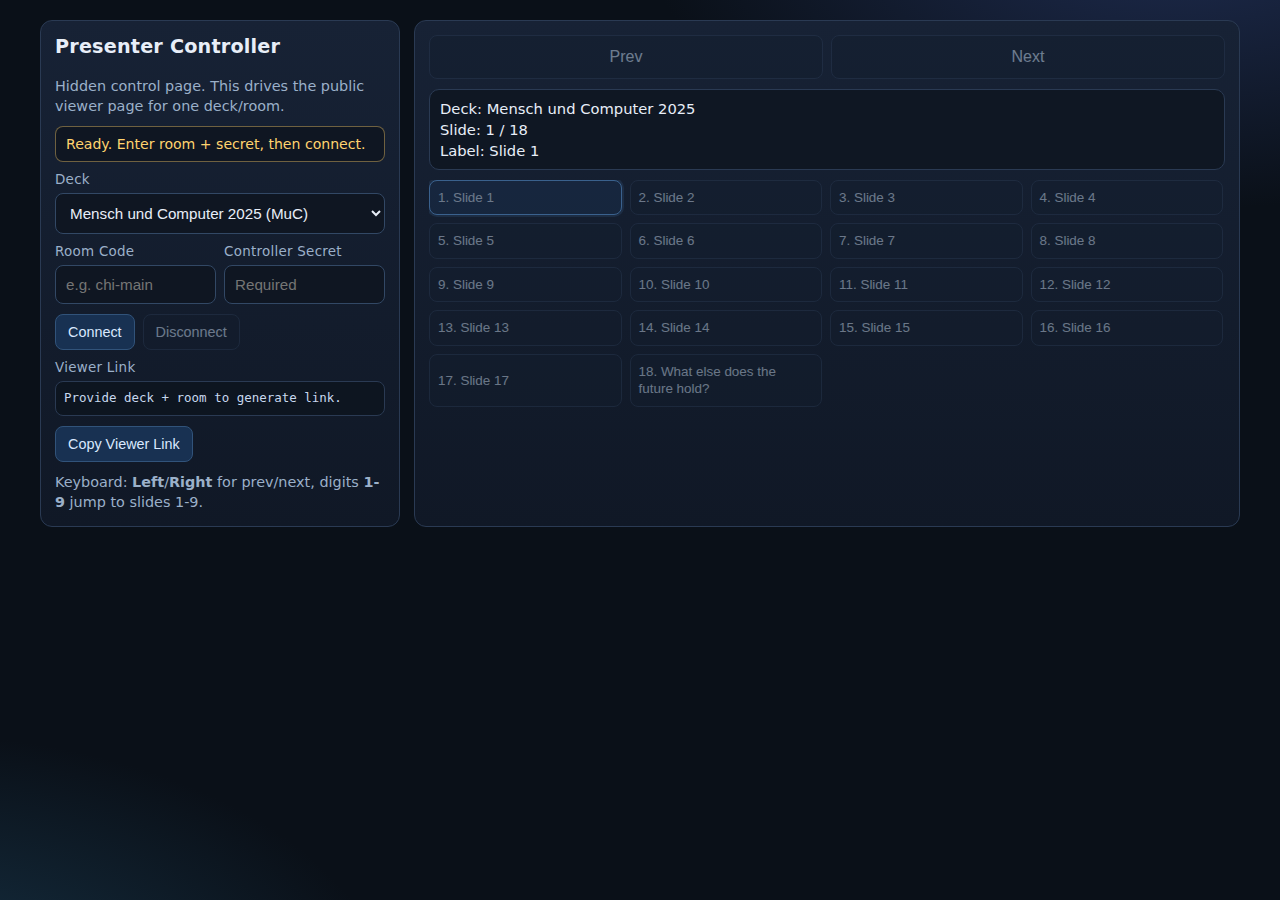
<file: control/index.html>
<!DOCTYPE html>
<html lang="en">
<head>
  <meta charset="UTF-8">
  <meta name="viewport" content="width=device-width, initial-scale=1.0">
  <title>Controller Redirect</title>
</head>
<body>
  <script>
    (function () {
      "use strict";
      const target = "/presentations/controller/" + window.location.search + window.location.hash;
      window.location.replace(target);
    })();
  </script>
  Redirecting to presenter controller...
</body>
</html>
</file>
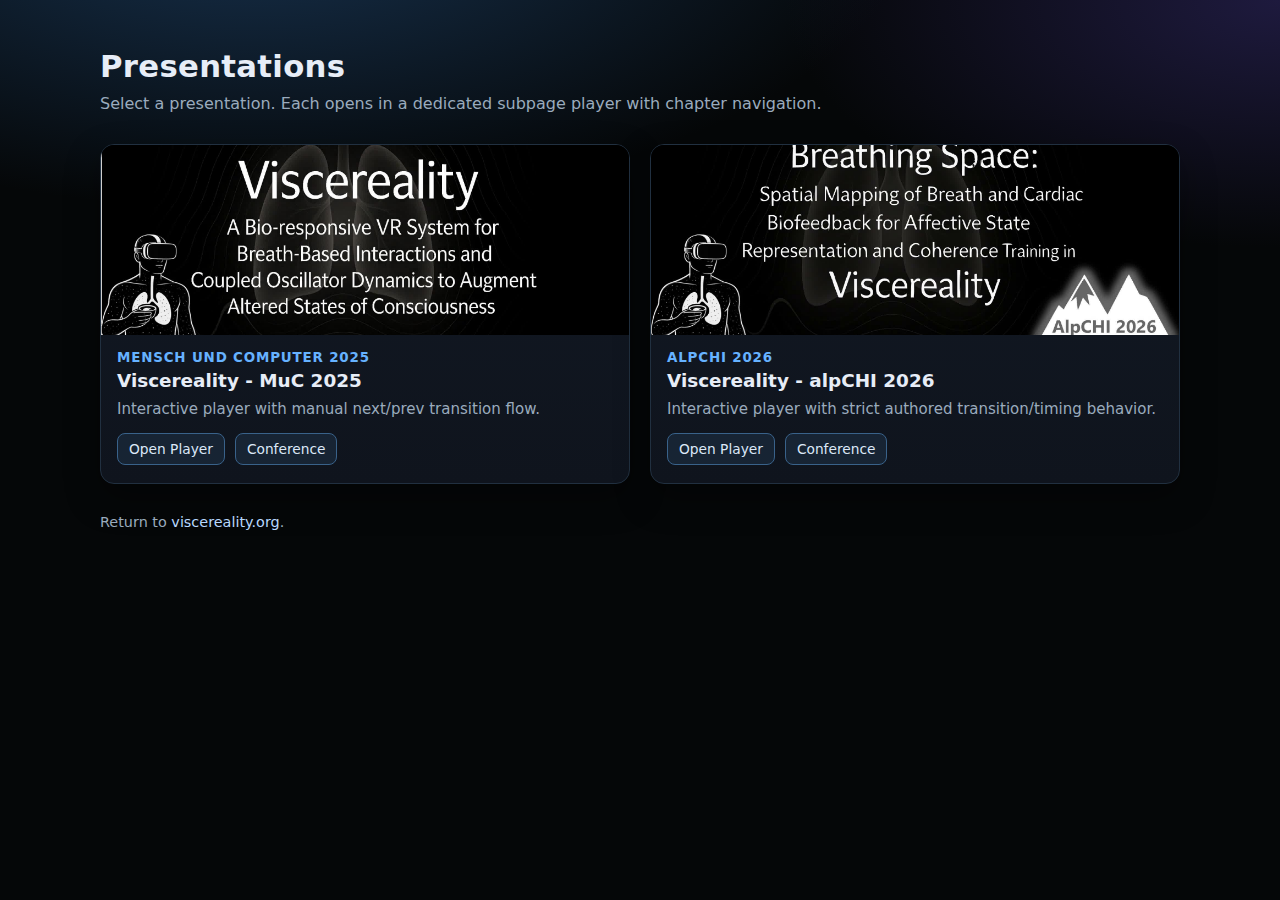
<file: presentations/index.html>
<!DOCTYPE html>
<html lang="en">
<head>
  <meta charset="UTF-8">
  <meta name="viewport" content="width=device-width, initial-scale=1.0">
  <title>Viscereality Presentations</title>
  <style>
    :root {
      --bg: #050708;
      --panel: #11161d;
      --text: #e7edf7;
      --dim: #9aabbd;
      --accent: #66b2ff;
      --line: #213040;
    }

    * {
      box-sizing: border-box;
      margin: 0;
      padding: 0;
    }

    body {
      min-height: 100vh;
      background:
        radial-gradient(1100px 500px at 20% -10%, #17324f 0%, transparent 60%),
        radial-gradient(900px 450px at 100% 0%, #1e1a3e 0%, transparent 55%),
        var(--bg);
      color: var(--text);
      font-family: "Segoe UI", system-ui, sans-serif;
      padding: 48px 20px 56px;
    }

    .wrap {
      max-width: 1080px;
      margin: 0 auto;
    }

    h1 {
      font-size: clamp(1.8rem, 2.4vw, 2.6rem);
      margin-bottom: 8px;
      letter-spacing: 0.01em;
    }

    .subtitle {
      color: var(--dim);
      margin-bottom: 28px;
      line-height: 1.5;
    }

    .grid {
      display: grid;
      gap: 20px;
      grid-template-columns: repeat(auto-fit, minmax(300px, 1fr));
    }

    .card {
      color: inherit;
      background: linear-gradient(180deg, #121924 0%, #0f141d 100%);
      border: 1px solid var(--line);
      border-radius: 14px;
      overflow: hidden;
      transition: transform 0.22s ease, border-color 0.22s ease, box-shadow 0.22s ease;
      box-shadow: 0 14px 34px rgba(0, 0, 0, 0.34);
    }

    .card:hover {
      transform: translateY(-4px);
      border-color: #39628a;
      box-shadow: 0 20px 42px rgba(0, 0, 0, 0.44);
    }

    .thumb {
      width: 100%;
      height: 190px;
      object-fit: cover;
      display: block;
      background: #0d1218;
    }

    .thumb.placeholder {
      display: flex;
      align-items: center;
      justify-content: center;
      background:
        radial-gradient(500px 200px at 80% 20%, rgba(116, 67, 255, 0.3), transparent 60%),
        radial-gradient(500px 220px at 20% 80%, rgba(64, 151, 255, 0.3), transparent 60%),
        #0d1218;
      color: #ced8e5;
      font-size: 0.95rem;
      letter-spacing: 0.04em;
      text-transform: uppercase;
    }

    .body {
      padding: 15px 16px 18px;
    }

    .kicker {
      color: var(--accent);
      font-size: 0.84rem;
      margin-bottom: 5px;
      letter-spacing: 0.06em;
      text-transform: uppercase;
      font-weight: 600;
    }

    .title {
      font-size: 1.15rem;
      margin-bottom: 8px;
      font-weight: 650;
    }

    .meta {
      color: var(--dim);
      line-height: 1.45;
      font-size: 0.94rem;
    }

    .actions {
      margin-top: 12px;
      display: flex;
      gap: 10px;
      flex-wrap: wrap;
    }

    .btn {
      display: inline-block;
      text-decoration: none;
      color: #dce8f8;
      border: 1px solid #39628a;
      background: rgba(34, 56, 79, 0.45);
      border-radius: 8px;
      padding: 7px 11px;
      font-size: 0.86rem;
    }

    .btn:hover {
      background: rgba(56, 91, 127, 0.6);
    }

    .foot {
      margin-top: 30px;
      color: var(--dim);
      font-size: 0.9rem;
    }

    .foot a {
      color: #b8d8ff;
      text-decoration: none;
    }
  </style>
</head>
<body>
  <main class="wrap">
    <h1>Presentations</h1>
    <p class="subtitle">
      Select a presentation. Each opens in a dedicated subpage player with chapter navigation.
    </p>

    <section class="grid">
      <article class="card">
        <img class="thumb" src="./MuC/preview.jpg" alt="MuC 2025 presentation preview frame">
        <div class="body">
          <div class="kicker">Mensch und Computer 2025</div>
          <div class="title">Viscereality - MuC 2025</div>
          <div class="meta">Interactive player with manual next/prev transition flow.</div>
          <div class="actions">
            <a class="btn" href="./MuC/" aria-label="Open MuC presentation player">Open Player</a>
            <a class="btn" href="https://muc2025.mensch-und-computer.de/en/" target="_blank" rel="noopener noreferrer" aria-label="Open MuC conference page">Conference</a>
          </div>
        </div>
      </article>

      <article class="card">
        <img class="thumb" src="./alpCHI/preview.jpg" alt="alpCHI presentation preview frame">
        <div class="body">
          <div class="kicker">alpCHI 2026</div>
          <div class="title">Viscereality - alpCHI 2026</div>
          <div class="meta">Interactive player with strict authored transition/timing behavior.</div>
          <div class="actions">
            <a class="btn" href="./alpCHI/" aria-label="Open alpCHI presentation player">Open Player</a>
            <a class="btn" href="https://alpchi.org/" target="_blank" rel="noopener noreferrer" aria-label="Open alpCHI conference page">Conference</a>
          </div>
        </div>
      </article>
    </section>

    <p class="foot">
      Return to <a href="/">viscereality.org</a>.
    </p>
  </main>
</body>
</html>
</file>
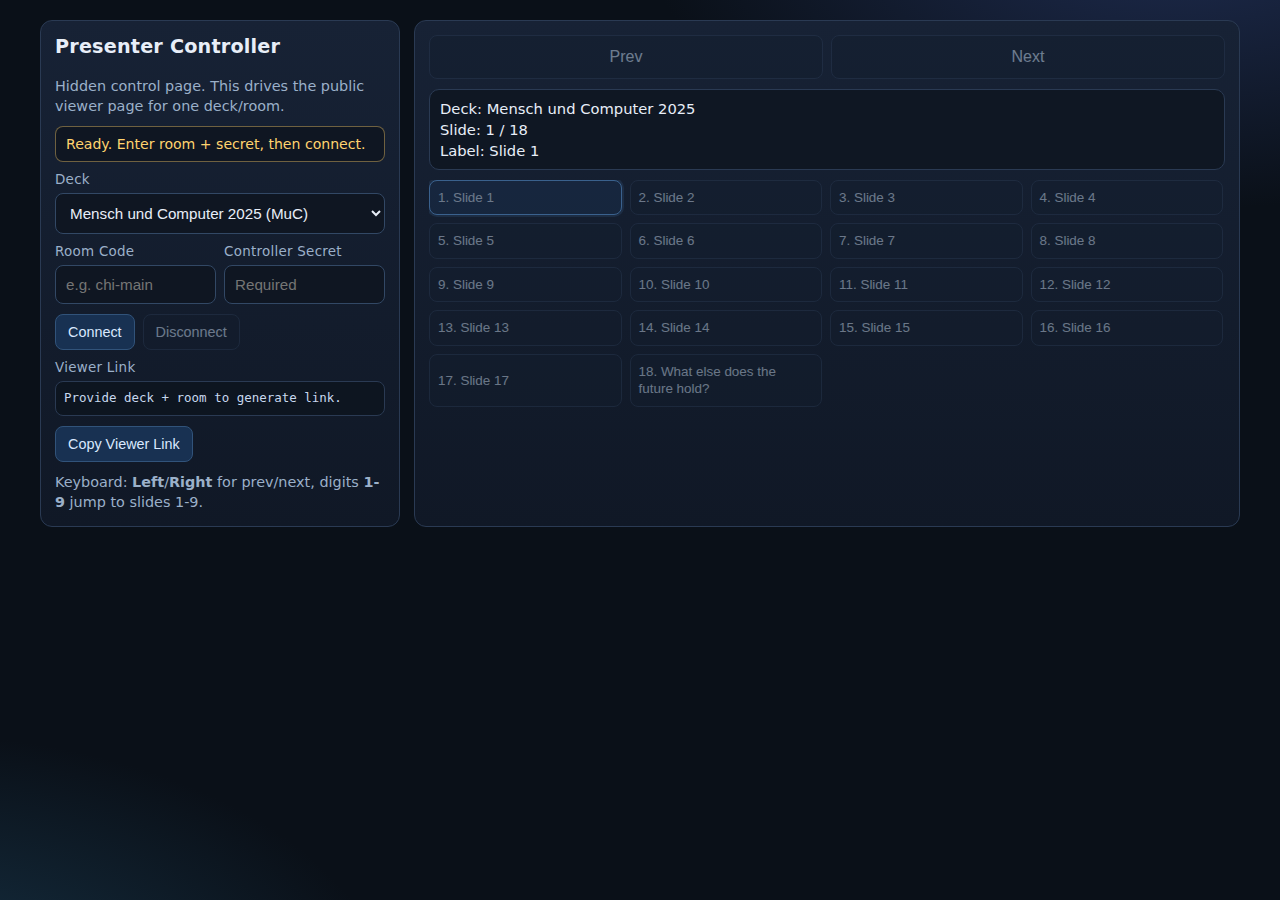
<file: presentations/controller/index.html>
<!DOCTYPE html>
<html lang="en">
<head>
  <meta charset="UTF-8">
  <meta name="viewport" content="width=device-width, initial-scale=1.0">
  <title>Presentation Controller</title>
  <style>
    :root {
      --bg: #0a1018;
      --panel: #121b29;
      --panel-2: #0f1723;
      --line: #2a3a53;
      --text: #e8eef8;
      --dim: #9bb0c9;
      --accent: #67b1ff;
      --ok: #7ee0a1;
      --warn: #ffd36e;
      --err: #ff8b8b;
    }

    * { box-sizing: border-box; margin: 0; padding: 0; }

    body {
      min-height: 100vh;
      background:
        radial-gradient(900px 500px at 92% -10%, #1f2d52 0%, transparent 60%),
        radial-gradient(900px 500px at -8% 112%, #173448 0%, transparent 55%),
        var(--bg);
      color: var(--text);
      font-family: "Segoe UI", system-ui, sans-serif;
      padding: 20px;
    }

    .shell {
      width: min(1200px, 100%);
      margin: 0 auto;
      display: grid;
      grid-template-columns: minmax(320px, 360px) minmax(0, 1fr);
      gap: 14px;
    }

    .panel {
      background: linear-gradient(180deg, #172235 0%, #101826 100%);
      border: 1px solid var(--line);
      border-radius: 12px;
      padding: 14px;
    }

    .stack { display: grid; gap: 10px; }

    h1 {
      font-size: 1.2rem;
      letter-spacing: 0.01em;
      margin-bottom: 8px;
    }

    .muted {
      color: var(--dim);
      font-size: 0.9rem;
      line-height: 1.4;
    }

    .row {
      display: grid;
      gap: 6px;
    }

    .row-inline {
      display: grid;
      gap: 8px;
      grid-template-columns: 1fr 1fr;
    }

    label {
      color: var(--dim);
      font-size: 0.84rem;
      letter-spacing: 0.02em;
    }

    input, select {
      width: 100%;
      border: 1px solid #324865;
      border-radius: 8px;
      background: #0f1622;
      color: var(--text);
      padding: 10px;
      font-size: 0.95rem;
      outline: none;
    }

    input:focus, select:focus {
      border-color: var(--accent);
      box-shadow: 0 0 0 2px rgba(103, 177, 255, 0.2);
    }

    .btn-row {
      display: flex;
      gap: 8px;
      flex-wrap: wrap;
    }

    button {
      border: 1px solid #31537a;
      background: #183152;
      color: #d9e9ff;
      border-radius: 8px;
      padding: 9px 12px;
      cursor: pointer;
      font-size: 0.9rem;
    }

    button:hover { background: #1d3a61; }
    button:disabled {
      cursor: not-allowed;
      opacity: 0.45;
      background: #131e2e;
      border-color: #2a3a53;
    }

    .status {
      border: 1px solid #30445f;
      border-radius: 8px;
      padding: 9px 10px;
      background: #0f1622;
      font-size: 0.88rem;
    }
    .status.ok { border-color: rgba(126, 224, 161, 0.4); color: var(--ok); }
    .status.warn { border-color: rgba(255, 211, 110, 0.4); color: var(--warn); }
    .status.err { border-color: rgba(255, 139, 139, 0.45); color: var(--err); }

    .viewer-link {
      font-family: "Consolas", "SFMono-Regular", monospace;
      font-size: 0.78rem;
      line-height: 1.35;
      padding: 8px;
      background: #0d1520;
      border: 1px solid #2a3a53;
      border-radius: 8px;
      color: #c8d8ee;
      word-break: break-all;
    }

    .big-controls {
      display: grid;
      grid-template-columns: 1fr 1fr;
      gap: 8px;
      margin-bottom: 10px;
    }

    .big-controls button {
      font-size: 1rem;
      padding: 12px;
    }

    .meta {
      border: 1px solid #2a3a53;
      background: #0f1723;
      border-radius: 10px;
      padding: 10px;
      margin-bottom: 10px;
      font-size: 0.92rem;
    }

    .meta .line { margin-bottom: 4px; }
    .meta .line:last-child { margin-bottom: 0; }

    .slide-grid {
      display: grid;
      grid-template-columns: repeat(auto-fill, minmax(160px, 1fr));
      gap: 8px;
      max-height: calc(100vh - 210px);
      overflow: auto;
      padding-right: 2px;
    }

    .slide-btn {
      text-align: left;
      background: #121d2d;
      border: 1px solid #2c4160;
      border-radius: 8px;
      padding: 8px;
      color: #d6e4f7;
      font-size: 0.84rem;
      line-height: 1.3;
      cursor: pointer;
    }

    .slide-btn:hover { background: #16273f; }
    .slide-btn.active {
      border-color: #68b2ff;
      box-shadow: 0 0 0 2px rgba(103, 177, 255, 0.23);
      background: #1a3050;
    }

    @media (max-width: 980px) {
      .shell {
        grid-template-columns: 1fr;
      }
      .slide-grid {
        max-height: 56vh;
      }
    }
  </style>
</head>
<body>
  <div class="shell">
    <aside class="panel stack">
      <h1>Presenter Controller</h1>
      <p class="muted">
        Hidden control page. This drives the public viewer page for one deck/room.
      </p>

      <div id="conn-status" class="status warn">Not connected</div>

      <div class="row">
        <label for="deck">Deck</label>
        <select id="deck"></select>
      </div>

      <div class="row-inline">
        <div class="row">
          <label for="room">Room Code</label>
          <input id="room" type="text" placeholder="e.g. chi-main" autocomplete="off">
        </div>
        <div class="row">
          <label for="secret">Controller Secret</label>
          <input id="secret" type="password" placeholder="Required" autocomplete="off">
        </div>
      </div>

      <div class="btn-row">
        <button id="connect-btn" type="button">Connect</button>
        <button id="disconnect-btn" type="button" disabled>Disconnect</button>
      </div>

      <div class="row">
        <label>Viewer Link</label>
        <div id="viewer-link" class="viewer-link">Provide deck + room to generate link.</div>
      </div>
      <div class="btn-row">
        <button id="copy-link-btn" type="button">Copy Viewer Link</button>
      </div>

      <p class="muted">
        Keyboard: <strong>Left</strong>/<strong>Right</strong> for prev/next, digits
        <strong>1-9</strong> jump to slides 1-9.
      </p>
    </aside>

    <main class="panel">
      <div class="big-controls">
        <button id="prev-btn" type="button" disabled>Prev</button>
        <button id="next-btn" type="button" disabled>Next</button>
      </div>

      <div class="meta">
        <div class="line" id="meta-deck">Deck: -</div>
        <div class="line" id="meta-pos">Slide: -</div>
        <div class="line" id="meta-label">Label: -</div>
      </div>

      <div id="slides" class="slide-grid"></div>
    </main>
  </div>

  <script src="../shared/decks.js"></script>
  <script>
    (function () {
      "use strict";

      const decks = window.PRESENTATION_DECKS || {};
      const syncCfg = window.PRESENTATION_SYNC || {};

      const deckSel = document.getElementById("deck");
      const roomInput = document.getElementById("room");
      const secretInput = document.getElementById("secret");
      const connectBtn = document.getElementById("connect-btn");
      const disconnectBtn = document.getElementById("disconnect-btn");
      const copyLinkBtn = document.getElementById("copy-link-btn");
      const viewerLinkEl = document.getElementById("viewer-link");
      const prevBtn = document.getElementById("prev-btn");
      const nextBtn = document.getElementById("next-btn");
      const slidesEl = document.getElementById("slides");
      const statusEl = document.getElementById("conn-status");
      const metaDeck = document.getElementById("meta-deck");
      const metaPos = document.getElementById("meta-pos");
      const metaLabel = document.getElementById("meta-label");

      const params = new URLSearchParams(window.location.search);
      const initialDeck = params.get("deck") || "MuC";
      const initialRoom = params.get("room") || "";

      let slideChunks = [];
      let currentSlideIdx = 0;
      let currentSeq = -1;
      let ws = null;
      let authenticated = false;
      let manualDisconnect = false;
      let reconnectAttempts = 0;
      let reconnectTimer = null;

      function setStatus(msg, tone) {
        statusEl.textContent = msg;
        statusEl.className = "status " + (tone || "warn");
      }

      function roomCode() {
        return (roomInput.value || "").trim();
      }

      function selectedDeckId() {
        return deckSel.value;
      }

      function selectedDeck() {
        return decks[selectedDeckId()] || null;
      }

      function buildViewerUrl() {
        const deck = selectedDeck();
        const room = roomCode();
        if (!deck || !room) return "";
        const url = new URL(deck.viewerPath, window.location.origin);
        url.searchParams.set("room", room);
        return url.toString();
      }

      function refreshViewerLink() {
        const link = buildViewerUrl();
        viewerLinkEl.textContent = link || "Provide deck + room to generate link.";
      }

      function markActiveSlide() {
        const nodes = slidesEl.querySelectorAll(".slide-btn");
        nodes.forEach((node) => {
          const idx = Number(node.dataset.idx);
          node.classList.toggle("active", idx === currentSlideIdx);
        });

        const current = slideChunks[currentSlideIdx];
        metaDeck.textContent = "Deck: " + (selectedDeck() ? selectedDeck().title : "-");
        metaPos.textContent = "Slide: " + (slideChunks.length ? (currentSlideIdx + 1) + " / " + slideChunks.length : "-");
        metaLabel.textContent = "Label: " + (current ? (current.label || ("Slide " + (current.slide_number || (currentSlideIdx + 1)))) : "-");
      }

      function setControlState(enabled) {
        prevBtn.disabled = !enabled;
        nextBtn.disabled = !enabled;
        disconnectBtn.disabled = !enabled && !ws;
        const buttons = slidesEl.querySelectorAll(".slide-btn");
        buttons.forEach((btn) => { btn.disabled = !enabled; });
      }

      function renderSlideButtons() {
        slidesEl.innerHTML = "";
        slideChunks.forEach((chunk, idx) => {
          const btn = document.createElement("button");
          btn.type = "button";
          btn.className = "slide-btn";
          btn.dataset.idx = String(idx);
          btn.textContent = (idx + 1) + ". " + (chunk.label || ("Slide " + (chunk.slide_number || (idx + 1))));
          btn.addEventListener("click", function () {
            sendSetSlide(idx, "jump");
          });
          slidesEl.appendChild(btn);
        });
        markActiveSlide();
        setControlState(authenticated);
      }

      function loadDeckManifest(deckId) {
        const deck = decks[deckId];
        if (!deck) {
          slideChunks = [];
          renderSlideButtons();
          setStatus("Unknown deck: " + deckId, "err");
          return Promise.resolve(false);
        }

        return fetch(deck.manifestPath)
          .then(function (r) {
            if (!r.ok) throw new Error("manifest request failed (" + r.status + ")");
            return r.json();
          })
          .then(function (manifest) {
            slideChunks = (manifest.chunks || []).filter(function (c) { return c.type === "slide"; });
            if (slideChunks.length === 0) {
              throw new Error("no slide chunks in manifest");
            }
            currentSlideIdx = 0;
            currentSeq = -1;
            renderSlideButtons();
            return true;
          })
          .catch(function (err) {
            slideChunks = [];
            renderSlideButtons();
            setStatus("Manifest load failed: " + err.message, "err");
            return false;
          });
      }

      function buildWsUrl() {
        const base = syncCfg.relayWsBase || "";
        if (!base) return "";
        if (base.includes("replace-with-your-relay-domain")) return "";
        const room = roomCode();
        const deck = selectedDeckId();
        if (!room || !deck) return "";

        const url = new URL(base, window.location.origin);
        url.searchParams.set("room", room);
        url.searchParams.set("deck", deck);
        url.searchParams.set("role", "controller");
        return url.toString();
      }

      function clearReconnectTimer() {
        if (reconnectTimer) {
          clearTimeout(reconnectTimer);
          reconnectTimer = null;
        }
      }

      function scheduleReconnect() {
        if (manualDisconnect) return;
        const room = roomCode();
        const secret = secretInput.value;
        if (!room || !secret) return;

        const base = Number(syncCfg.reconnectBaseMs || 1000);
        const max = Number(syncCfg.reconnectMaxMs || 12000);
        const delay = Math.min(max, base * Math.pow(2, reconnectAttempts));
        reconnectAttempts += 1;

        setStatus("Reconnecting in " + (delay / 1000).toFixed(1) + "s...", "warn");
        clearReconnectTimer();
        reconnectTimer = setTimeout(function () {
          connectSocket();
        }, delay);
      }

      function closeSocket() {
        if (ws) {
          try { ws.close(1000, "controller disconnect"); } catch (_) {}
          ws = null;
        }
        authenticated = false;
        setControlState(false);
      }

      function applyRemoteState(state) {
        if (!state) return;
        if (typeof state.seq === "number" && state.seq <= currentSeq) return;
        if (typeof state.seq === "number") currentSeq = state.seq;

        let idx = Number(state.slideIndex);
        if (!Number.isFinite(idx)) return;
        idx = Math.max(0, Math.min(slideChunks.length - 1, idx));
        currentSlideIdx = idx;
        markActiveSlide();
      }

      function sendJson(payload) {
        if (!ws || ws.readyState !== WebSocket.OPEN) return false;
        ws.send(JSON.stringify(payload));
        return true;
      }

      function sendSetSlide(targetIdx, action) {
        if (!authenticated) return;
        if (!slideChunks.length) return;
        const clamped = Math.max(0, Math.min(slideChunks.length - 1, targetIdx));
        sendJson({
          type: "set_slide",
          targetSlideIndex: clamped,
          action: action || "jump",
        });
      }

      function connectSocket() {
        clearReconnectTimer();

        const wsUrl = buildWsUrl();
        const secret = secretInput.value;
        if (!wsUrl) {
          setStatus("Set relay URL in presentations/shared/decks.js and provide room.", "err");
          return;
        }
        if (!secret) {
          setStatus("Controller secret is required.", "err");
          return;
        }
        if (!slideChunks.length) {
          setStatus("Deck manifest not loaded. Cannot control this deck.", "err");
          return;
        }

        manualDisconnect = true;
        closeSocket();
        manualDisconnect = false;

        setStatus("Connecting...", "warn");
        ws = new WebSocket(wsUrl);

        ws.addEventListener("open", function () {
          reconnectAttempts = 0;
          setStatus("Connected. Authenticating...", "warn");
          sendJson({ type: "auth_controller", secret: secret });
        });

        ws.addEventListener("message", function (event) {
          let msg;
          try {
            msg = JSON.parse(event.data);
          } catch (_) {
            return;
          }

          if (msg.type === "ping") {
            sendJson({ type: "pong", ts: msg.ts || Date.now() });
            return;
          }

          if (msg.type === "hello" && msg.state) {
            applyRemoteState(msg.state);
            return;
          }

          if (msg.type === "auth_ok") {
            authenticated = true;
            setControlState(true);
            setStatus("Connected and authenticated.", "ok");
            return;
          }

          if (msg.type === "state_update" && msg.state) {
            applyRemoteState(msg.state);
            return;
          }

          if (msg.type === "error") {
            const code = msg.code || "UNKNOWN";
            const message = msg.message || "Unknown error";
            if (code === "AUTH_FAILED") {
              authenticated = false;
              setControlState(false);
              setStatus("Auth failed: " + message, "err");
              manualDisconnect = true;
              closeSocket();
            } else {
              setStatus(code + ": " + message, "err");
            }
          }
        });

        ws.addEventListener("close", function () {
          ws = null;
          const wasAuthenticated = authenticated;
          authenticated = false;
          setControlState(false);
          if (manualDisconnect) {
            setStatus("Disconnected.", "warn");
            return;
          }
          setStatus(wasAuthenticated ? "Connection lost." : "Connection closed.", "warn");
          scheduleReconnect();
        });

        ws.addEventListener("error", function () {
          setStatus("Socket error.", "err");
          try { ws.close(); } catch (_) {}
        });
      }

      function disconnect() {
        manualDisconnect = true;
        clearReconnectTimer();
        closeSocket();
        setStatus("Disconnected.", "warn");
      }

      function handleKeyboard(e) {
        if (!authenticated) return;
        if (!slideChunks.length) return;

        if (e.key === "ArrowRight") {
          e.preventDefault();
          sendSetSlide(currentSlideIdx + 1, "next");
          return;
        }
        if (e.key === "ArrowLeft") {
          e.preventDefault();
          sendSetSlide(currentSlideIdx - 1, "prev");
          return;
        }

        const num = Number(e.key);
        if (Number.isInteger(num) && num >= 1 && num <= 9) {
          const idx = num - 1;
          if (idx < slideChunks.length) {
            e.preventDefault();
            sendSetSlide(idx, "jump");
          }
        }
      }

      function populateDecks() {
        const ids = Object.keys(decks);
        ids.forEach(function (id) {
          const opt = document.createElement("option");
          opt.value = id;
          opt.textContent = decks[id].title + " (" + id + ")";
          deckSel.appendChild(opt);
        });
        if (!ids.length) {
          setStatus("No decks configured in shared/decks.js", "err");
          connectBtn.disabled = true;
          return;
        }
        deckSel.value = decks[initialDeck] ? initialDeck : ids[0];
      }

      function handleDeckOrRoomChanged() {
        refreshViewerLink();
      }

      connectBtn.addEventListener("click", function () {
        connectSocket();
      });

      disconnectBtn.addEventListener("click", function () {
        disconnect();
      });

      copyLinkBtn.addEventListener("click", function () {
        const text = buildViewerUrl();
        if (!text) return;
        navigator.clipboard.writeText(text).then(
          function () { setStatus("Viewer link copied.", "ok"); },
          function () { setStatus("Copy failed. Copy manually.", "warn"); }
        );
      });

      prevBtn.addEventListener("click", function () {
        sendSetSlide(currentSlideIdx - 1, "prev");
      });

      nextBtn.addEventListener("click", function () {
        sendSetSlide(currentSlideIdx + 1, "next");
      });

      deckSel.addEventListener("change", function () {
        disconnect();
        loadDeckManifest(selectedDeckId()).then(function () {
          handleDeckOrRoomChanged();
        });
      });

      roomInput.addEventListener("input", handleDeckOrRoomChanged);

      document.addEventListener("keydown", handleKeyboard);

      function boot() {
        populateDecks();
        roomInput.value = initialRoom;
        refreshViewerLink();
        setControlState(false);

        loadDeckManifest(selectedDeckId()).then(function (ok) {
          if (ok) {
            setStatus("Ready. Enter room + secret, then connect.", "warn");
          }
        });
      }

      boot();
    })();
  </script>
</body>
</html>
</file>
